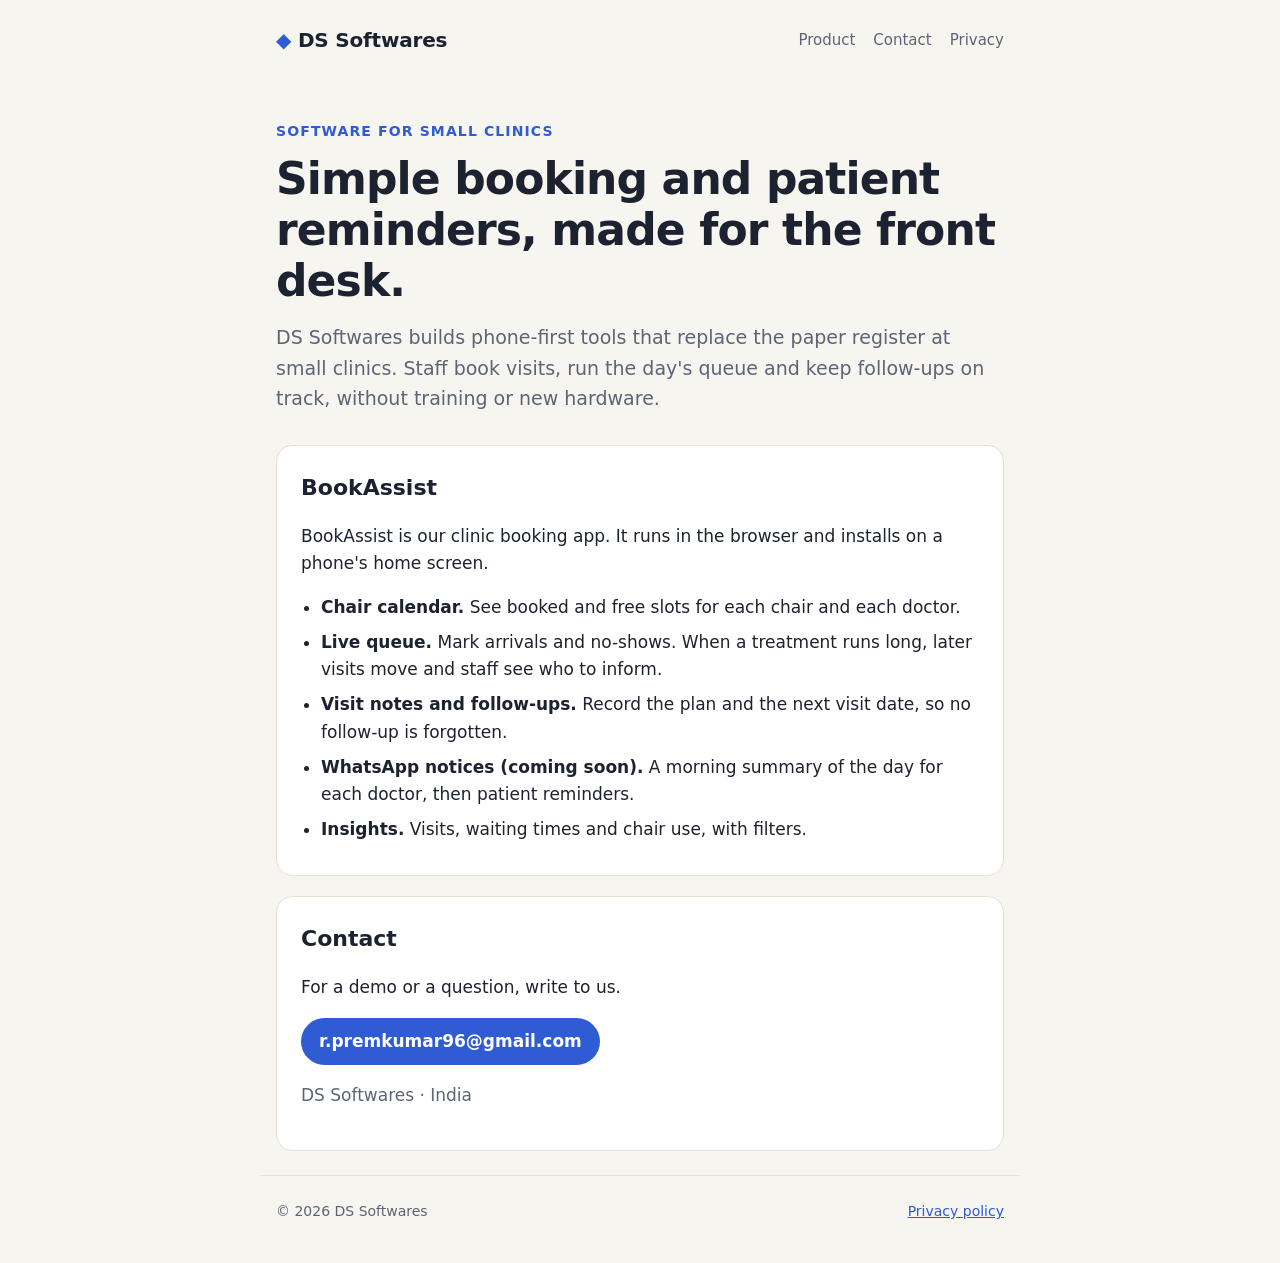
<file: index.html>
<!doctype html>
<html lang="en">
<head>
<meta charset="utf-8">
<meta name="viewport" content="width=device-width, initial-scale=1">
<title>DS Softwares</title>
<meta name="facebook-domain-verification" content="8tl4le8whjf70xv62usql09vq2tz8q" />
<meta name="description" content="DS Softwares builds simple booking and patient-reminder software for small clinics.">
<link rel="stylesheet" href="style.css">
</head>
<body>
<header class="wrap top">
  <a class="brand" href="./"><span class="mark" aria-hidden="true">◆</span> DS Softwares</a>
  <nav><a href="#product">Product</a><a href="#contact">Contact</a><a href="privacy.html">Privacy</a></nav>
</header>

<main class="wrap">
  <section class="hero">
    <p class="eyebrow">Software for small clinics</p>
    <h1>Simple booking and patient reminders, made for the front desk.</h1>
    <p class="lead">DS Softwares builds phone-first tools that replace the paper register at small clinics. Staff book visits, run the day's queue and keep follow-ups on track, without training or new hardware.</p>
  </section>

  <section id="product" class="card">
    <h2>BookAssist</h2>
    <p>BookAssist is our clinic booking app. It runs in the browser and installs on a phone's home screen.</p>
    <ul class="features">
      <li><strong>Chair calendar.</strong> See booked and free slots for each chair and each doctor.</li>
      <li><strong>Live queue.</strong> Mark arrivals and no-shows. When a treatment runs long, later visits move and staff see who to inform.</li>
      <li><strong>Visit notes and follow-ups.</strong> Record the plan and the next visit date, so no follow-up is forgotten.</li>
      <li><strong>WhatsApp notices (coming soon).</strong> A morning summary of the day for each doctor, then patient reminders.</li>
      <li><strong>Insights.</strong> Visits, waiting times and chair use, with filters.</li>
    </ul>
  </section>

  <section id="contact" class="card">
    <h2>Contact</h2>
    <p>For a demo or a question, write to us.</p>
    <p><a class="button" href="mailto:r.premkumar96@gmail.com">r.premkumar96@gmail.com</a></p>
    <p class="muted">DS Softwares · India</p>
  </section>
</main>

<footer class="wrap foot">
  <span>© 2026 DS Softwares</span>
  <a href="privacy.html">Privacy policy</a>
</footer>
</body>
</html>
</file>
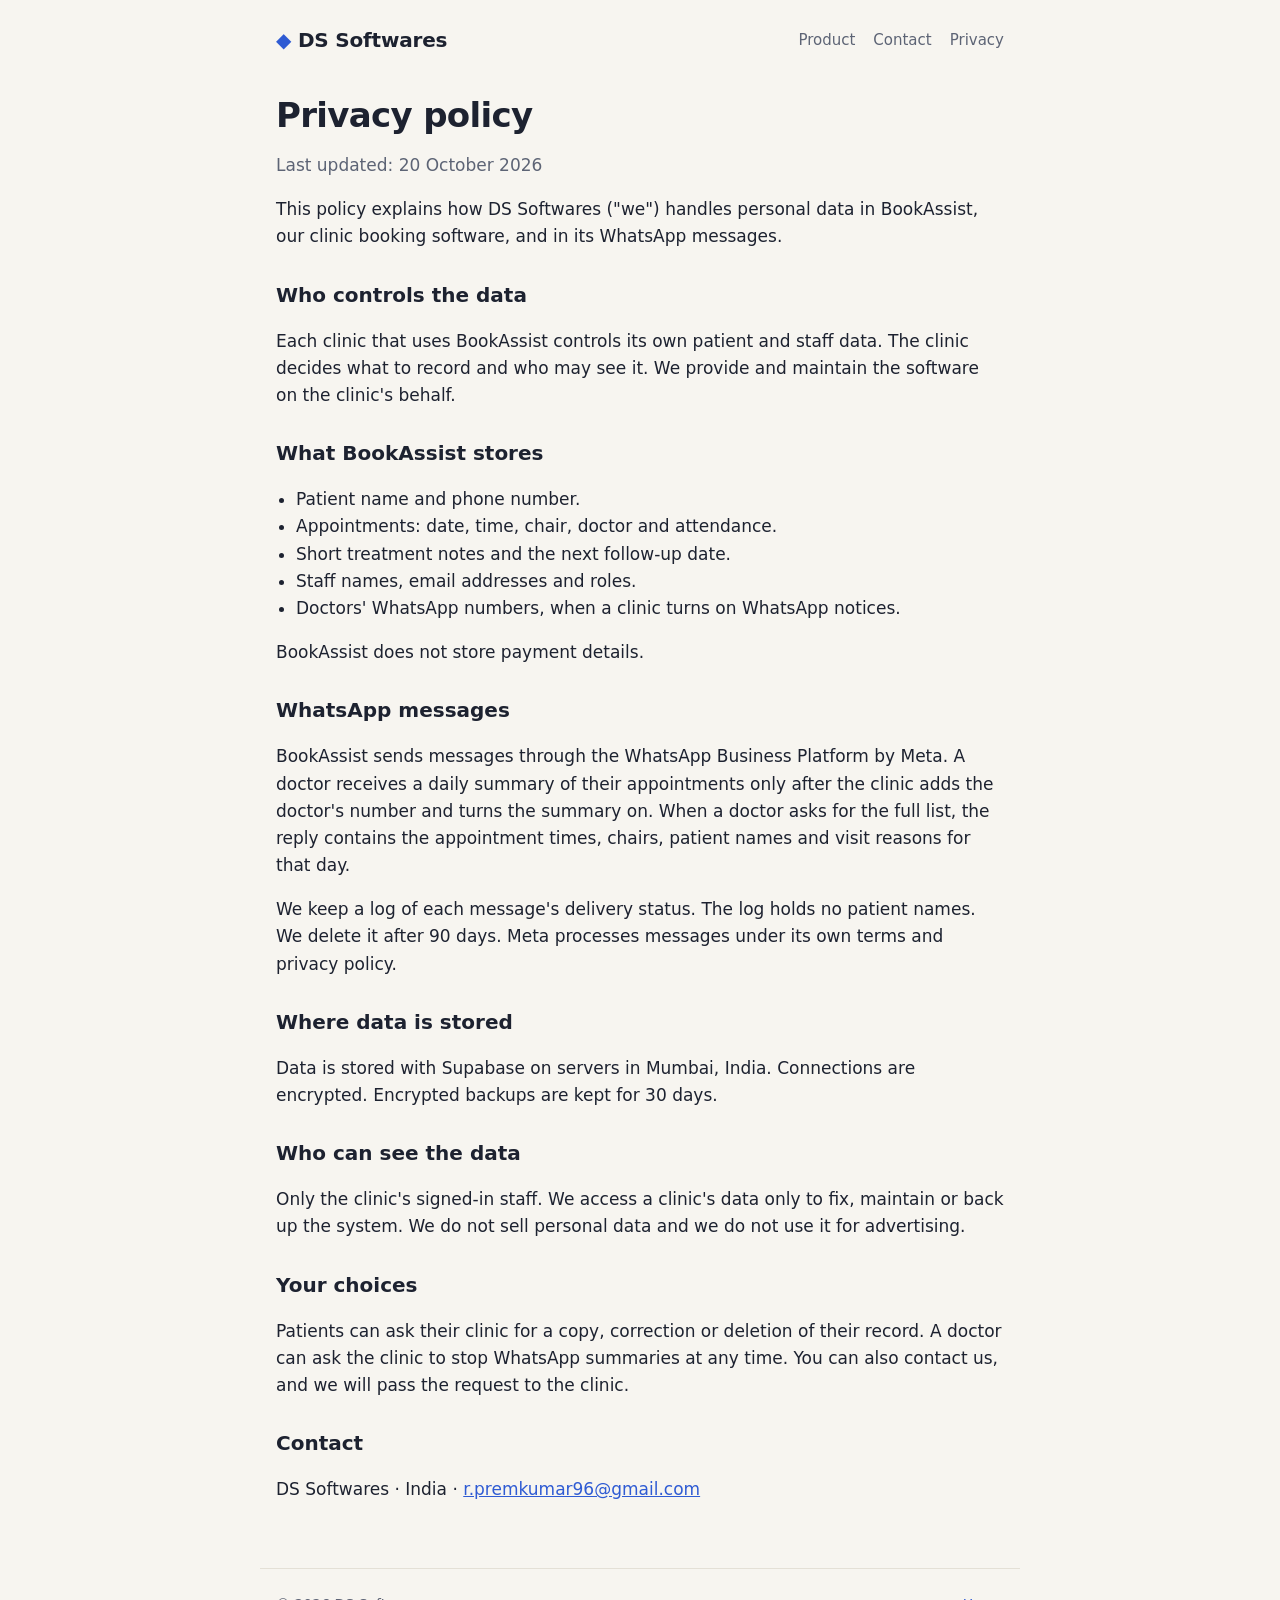
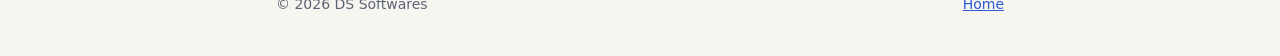
<file: privacy.html>
<!doctype html>
<html lang="en">
<head>
<meta charset="utf-8">
<meta name="viewport" content="width=device-width, initial-scale=1">
<title>Privacy Policy · DS Softwares</title>
<meta name="description" content="How DS Softwares and BookAssist handle personal data.">
<link rel="stylesheet" href="style.css">
</head>
<body>
<header class="wrap top">
  <a class="brand" href="./"><span class="mark" aria-hidden="true">◆</span> DS Softwares</a>
  <nav><a href="./#product">Product</a><a href="./#contact">Contact</a><a href="privacy.html">Privacy</a></nav>
</header>

<main class="wrap prose">
  <h1>Privacy policy</h1>
  <p class="muted">Last updated: 20 October 2026</p>

  <p>This policy explains how DS Softwares ("we") handles personal data in BookAssist, our clinic booking software, and in its WhatsApp messages.</p>

  <h2>Who controls the data</h2>
  <p>Each clinic that uses BookAssist controls its own patient and staff data. The clinic decides what to record and who may see it. We provide and maintain the software on the clinic's behalf.</p>

  <h2>What BookAssist stores</h2>
  <ul>
    <li>Patient name and phone number.</li>
    <li>Appointments: date, time, chair, doctor and attendance.</li>
    <li>Short treatment notes and the next follow-up date.</li>
    <li>Staff names, email addresses and roles.</li>
    <li>Doctors' WhatsApp numbers, when a clinic turns on WhatsApp notices.</li>
  </ul>
  <p>BookAssist does not store payment details.</p>

  <h2>WhatsApp messages</h2>
  <p>BookAssist sends messages through the WhatsApp Business Platform by Meta. A doctor receives a daily summary of their appointments only after the clinic adds the doctor's number and turns the summary on. When a doctor asks for the full list, the reply contains the appointment times, chairs, patient names and visit reasons for that day.</p>
  <p>We keep a log of each message's delivery status. The log holds no patient names. We delete it after 90 days. Meta processes messages under its own terms and privacy policy.</p>

  <h2>Where data is stored</h2>
  <p>Data is stored with Supabase on servers in Mumbai, India. Connections are encrypted. Encrypted backups are kept for 30 days.</p>

  <h2>Who can see the data</h2>
  <p>Only the clinic's signed-in staff. We access a clinic's data only to fix, maintain or back up the system. We do not sell personal data and we do not use it for advertising.</p>

  <h2>Your choices</h2>
  <p>Patients can ask their clinic for a copy, correction or deletion of their record. A doctor can ask the clinic to stop WhatsApp summaries at any time. You can also contact us, and we will pass the request to the clinic.</p>

  <h2>Contact</h2>
  <p>DS Softwares · India · <a href="mailto:r.premkumar96@gmail.com">r.premkumar96@gmail.com</a></p>
</main>

<footer class="wrap foot">
  <span>© 2026 DS Softwares</span>
  <a href="./">Home</a>
</footer>
</body>
</html>
</file>
<file: style.css>
:root {
  --bg: #f7f5f0;
  --card: #ffffff;
  --ink: #1d2230;
  --muted: #5d6475;
  --line: #e4e0d6;
  --accent: #2f5bd3;
  --accent-ink: #ffffff;
  color-scheme: light dark;
}
@media (prefers-color-scheme: dark) {
  :root {
    --bg: #12151c;
    --card: #1b1f29;
    --ink: #eceef3;
    --muted: #9aa1b2;
    --line: #2c3240;
    --accent: #7c9dff;
    --accent-ink: #0d1020;
  }
}
* { box-sizing: border-box; }
body {
  margin: 0;
  background: var(--bg);
  color: var(--ink);
  font: 17px/1.6 system-ui, -apple-system, "Segoe UI", Roboto, sans-serif;
}
a { color: var(--accent); }
.wrap { max-width: 760px; margin: 0 auto; padding: 0 16px; }

.top { display: flex; align-items: center; justify-content: space-between; gap: 16px; padding-top: 24px; padding-bottom: 24px; flex-wrap: wrap; }
.brand { font-weight: 700; font-size: 20px; color: var(--ink); text-decoration: none; letter-spacing: -0.01em; }
.mark { color: var(--accent); }
nav { display: flex; gap: 18px; }
nav a { color: var(--muted); text-decoration: none; font-size: 15px; }
nav a:hover { color: var(--ink); }

.hero { padding: 40px 0 32px; }
.eyebrow { color: var(--accent); font-weight: 600; font-size: 14px; text-transform: uppercase; letter-spacing: 0.08em; margin: 0 0 12px; }
h1 { font-size: clamp(30px, 6vw, 44px); line-height: 1.15; letter-spacing: -0.02em; margin: 0 0 16px; }
.lead { font-size: 19px; color: var(--muted); margin: 0; max-width: 60ch; }

.card { background: var(--card); border: 1px solid var(--line); border-radius: 16px; padding: 24px; margin: 0 0 20px; }
.card h2 { margin: 0 0 8px; font-size: 22px; }
.features { padding-left: 20px; margin: 12px 0 0; }
.features li { margin: 8px 0; }
.button { display: inline-block; background: var(--accent); color: var(--accent-ink); text-decoration: none; padding: 10px 18px; border-radius: 999px; font-weight: 600; overflow-wrap: anywhere; }
.muted { color: var(--muted); }

.prose { padding-bottom: 24px; }
.prose h1 { font-size: 34px; margin-top: 16px; }
.prose h2 { font-size: 20px; margin: 28px 0 6px; }
.prose ul { padding-left: 20px; }

.foot { display: flex; justify-content: space-between; gap: 16px; color: var(--muted); font-size: 14px; padding-top: 24px; padding-bottom: 40px; border-top: 1px solid var(--line); margin-top: 24px; }
</file>
